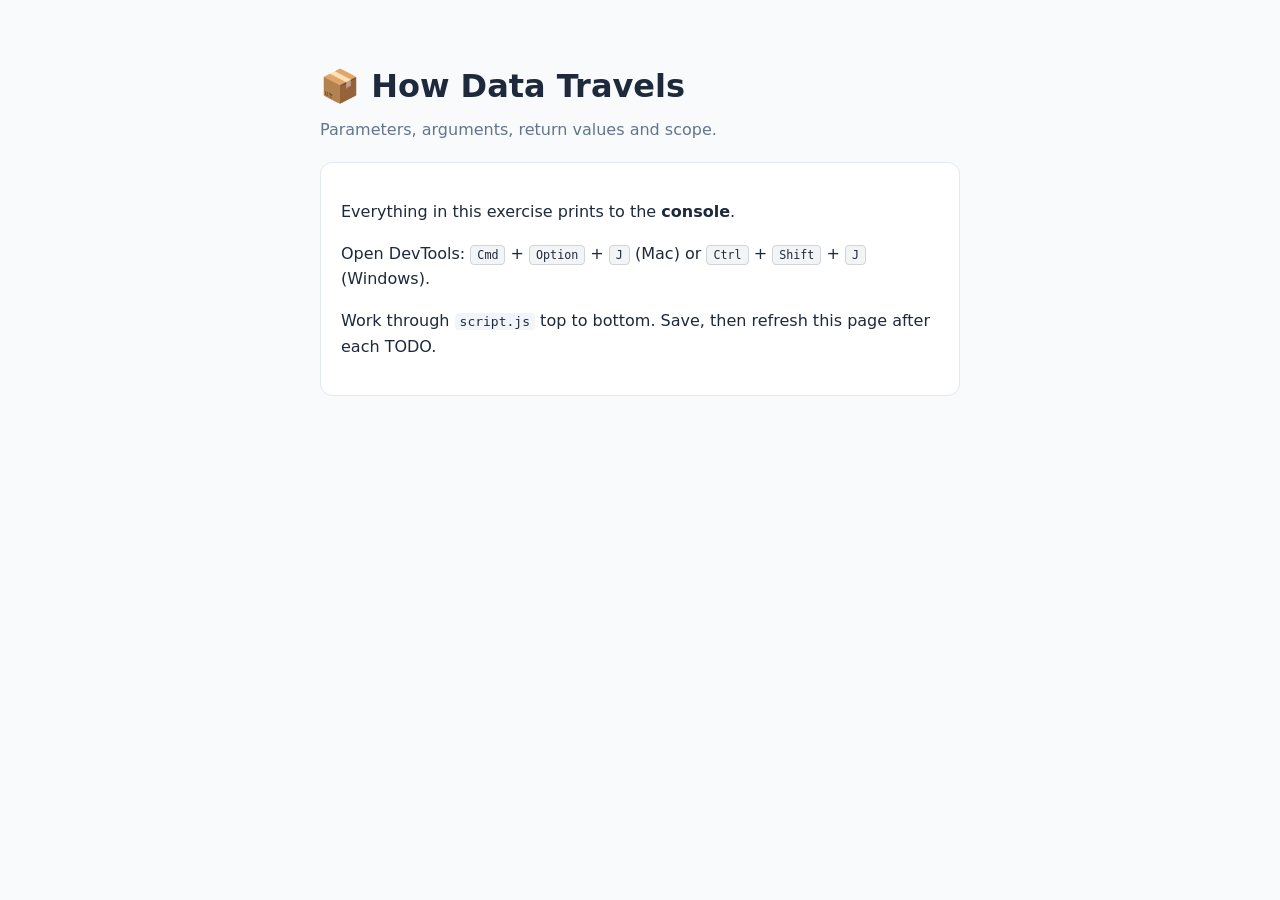
<file: 01-data-flow/index.html>
<!DOCTYPE html>
<html lang="en">
<head>
  <meta charset="UTF-8" />
  <meta name="viewport" content="width=device-width, initial-scale=1.0" />
  <title>01 · How Data Travels</title>
  <link rel="stylesheet" href="../assets/base.css" />
</head>
<body>
  <main>
    <h1>📦 How Data Travels</h1>
    <p class="subtitle">Parameters, arguments, return values and scope.</p>

    <div class="card">
      <p>Everything in this exercise prints to the <strong>console</strong>.</p>
      <p>
        Open DevTools: <kbd>Cmd</kbd> + <kbd>Option</kbd> + <kbd>J</kbd> (Mac) or
        <kbd>Ctrl</kbd> + <kbd>Shift</kbd> + <kbd>J</kbd> (Windows).
      </p>
      <p>Work through <code>script.js</code> top to bottom. Save, then refresh this page after each TODO.</p>
    </div>
  </main>

  <script src="script.js"></script>
</body>
</html>
</file>
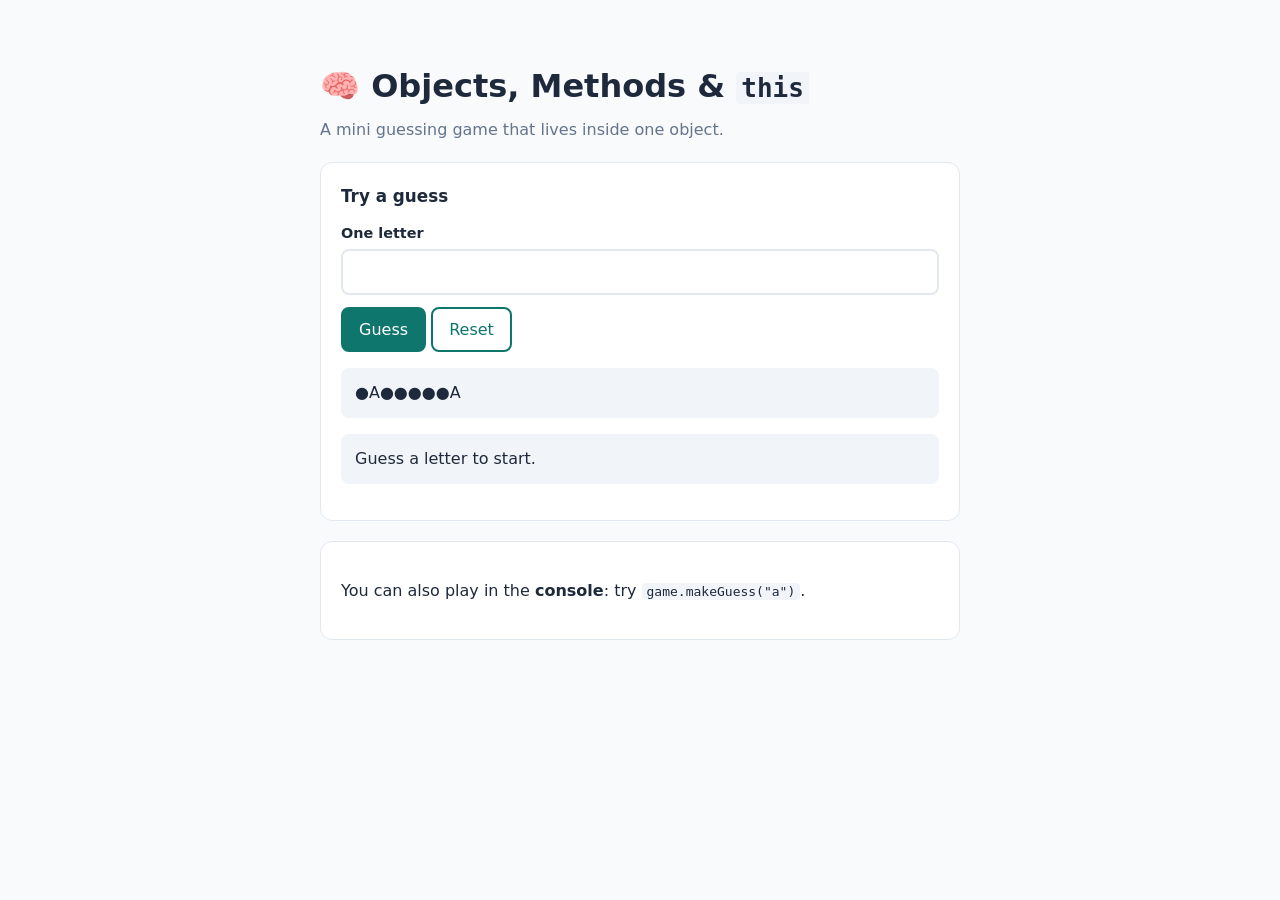
<file: 02-objects-and-this/index.html>
<!DOCTYPE html>
<html lang="en">
<head>
  <meta charset="UTF-8" />
  <meta name="viewport" content="width=device-width, initial-scale=1.0" />
  <title>02 · Objects, Methods & this</title>
  <link rel="stylesheet" href="../assets/base.css" />
</head>
<body>
  <main>
    <h1>🧠 Objects, Methods &amp; <code>this</code></h1>
    <p class="subtitle">A mini guessing game that lives inside one object.</p>

    <div class="card">
      <h2>Try a guess</h2>
      <div class="row">
        <div>
          <label for="letter">One letter</label>
          <input id="letter" type="text" maxlength="1" autocomplete="off" />
        </div>
      </div>
      <button id="guess-btn" class="btn">Guess</button>
      <button id="reset-btn" class="btn btn-outline">Reset</button>
      <p id="progress" class="output">Open script.js to get started.</p>
      <p id="status" class="output"></p>
    </div>

    <div class="card">
      <p>You can also play in the <strong>console</strong>: try <code>game.makeGuess("a")</code>.</p>
    </div>
  </main>

  <script src="script.js"></script>
</body>
</html>
</file>
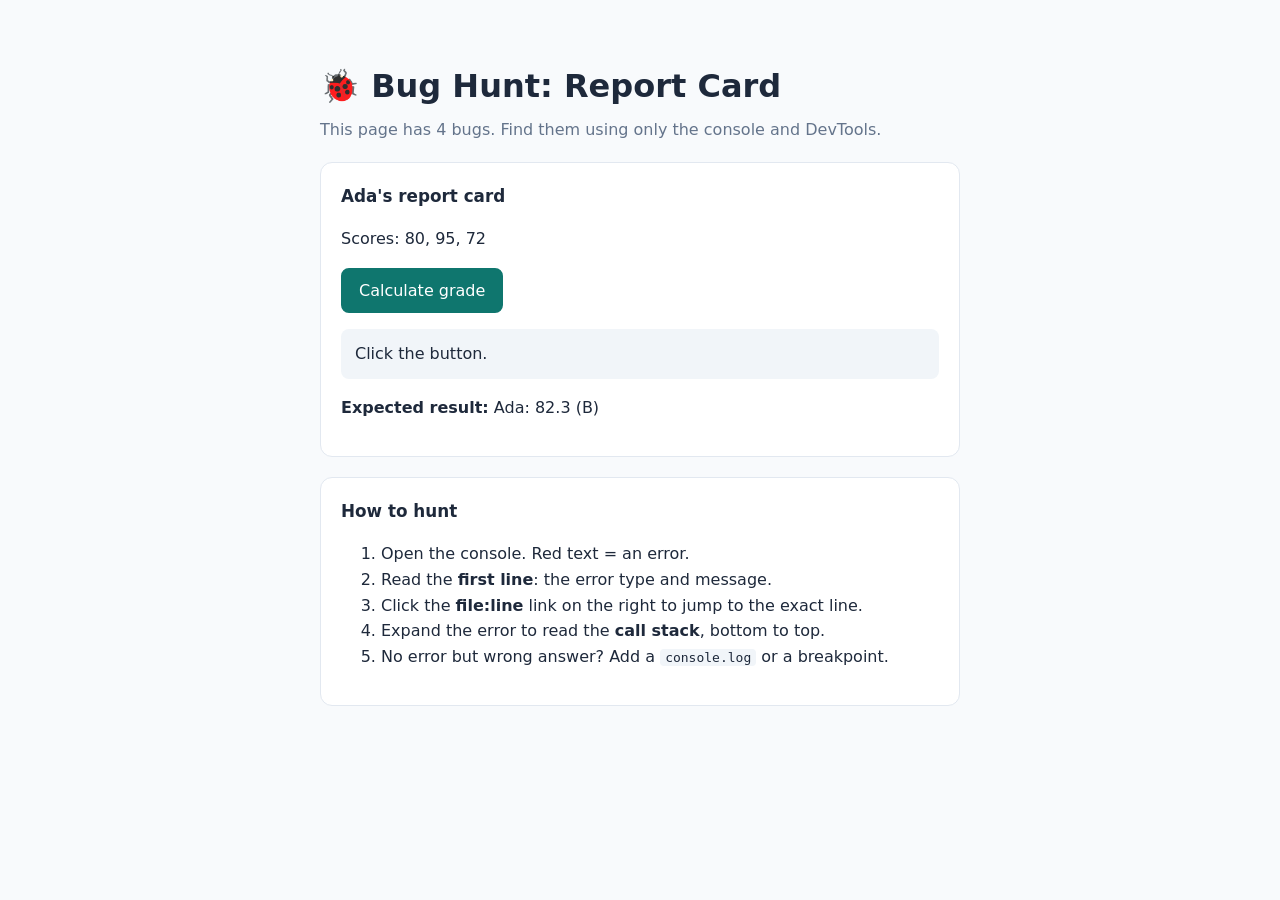
<file: 03-bug-hunt/index.html>
<!DOCTYPE html>
<html lang="en">
<head>
  <meta charset="UTF-8" />
  <meta name="viewport" content="width=device-width, initial-scale=1.0" />
  <title>03 · Bug Hunt</title>
  <link rel="stylesheet" href="../assets/base.css" />
</head>
<body>
  <main>
    <h1>🐞 Bug Hunt: Report Card</h1>
    <p class="subtitle">This page has 4 bugs. Find them using only the console and DevTools.</p>

    <div class="card">
      <h2>Ada's report card</h2>
      <p>Scores: 80, 95, 72</p>
      <button id="calculate-btn" class="btn">Calculate grade</button>
      <p id="report" class="output">Click the button.</p>
      <p><strong>Expected result:</strong> Ada: 82.3 (B)</p>
    </div>

    <div class="card">
      <h2>How to hunt</h2>
      <ol>
        <li>Open the console. Red text = an error.</li>
        <li>Read the <strong>first line</strong>: the error type and message.</li>
        <li>Click the <strong>file:line</strong> link on the right to jump to the exact line.</li>
        <li>Expand the error to read the <strong>call stack</strong>, bottom to top.</li>
        <li>No error but wrong answer? Add a <code>console.log</code> or a breakpoint.</li>
      </ol>
    </div>
  </main>

  <script src="script.js"></script>
</body>
</html>
</file>
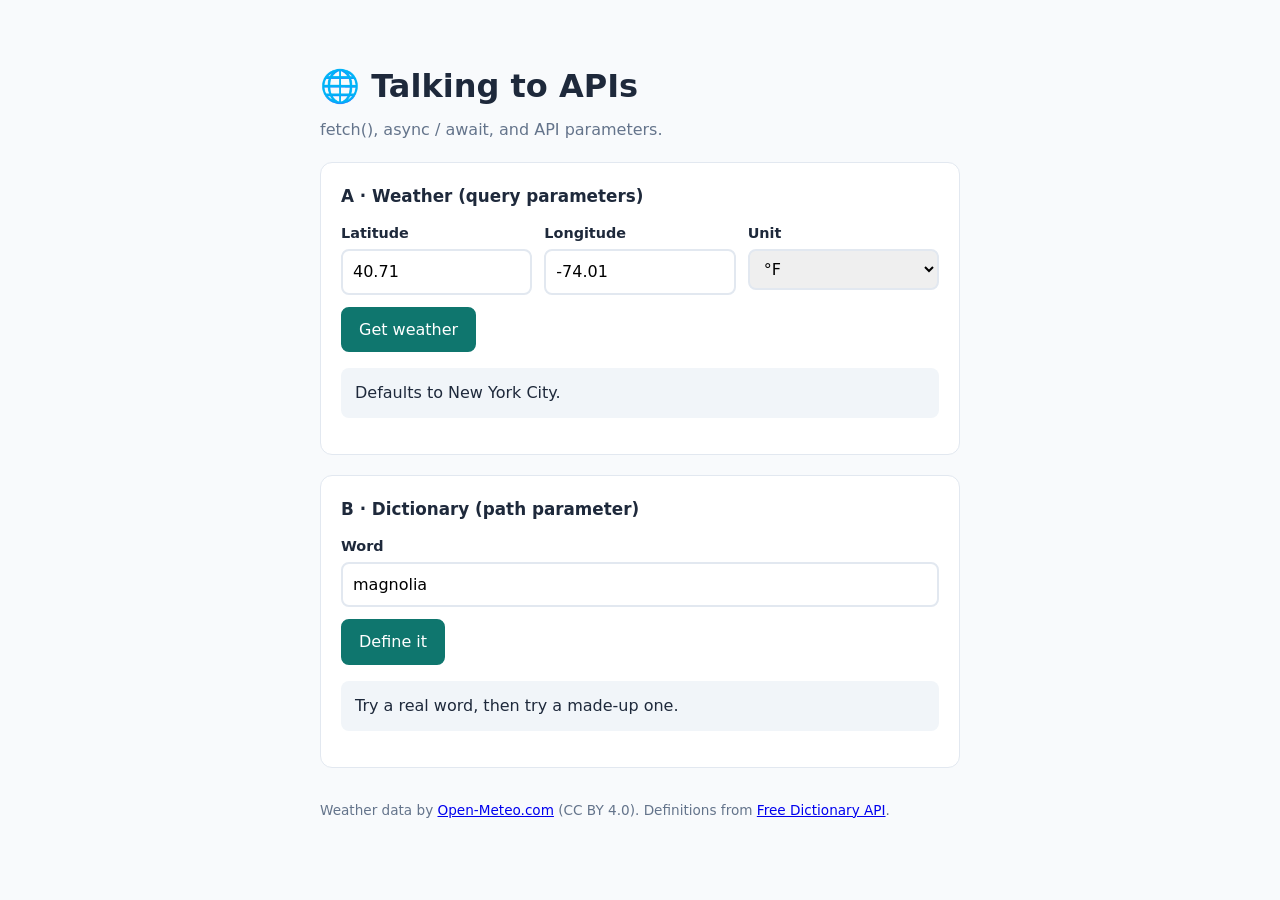
<file: 04-fetch-apis/index.html>
<!DOCTYPE html>
<html lang="en">
<head>
  <meta charset="UTF-8" />
  <meta name="viewport" content="width=device-width, initial-scale=1.0" />
  <title>04 · Fetch & APIs</title>
  <link rel="stylesheet" href="../assets/base.css" />
</head>
<body>
  <main>
    <h1>🌐 Talking to APIs</h1>
    <p class="subtitle">fetch(), async / await, and API parameters.</p>

    <!-- Part A: query parameters -->
    <section class="card">
      <h2>A · Weather (query parameters)</h2>
      <div class="row">
        <div>
          <label for="lat">Latitude</label>
          <input id="lat" type="text" value="40.71" />
        </div>
        <div>
          <label for="lon">Longitude</label>
          <input id="lon" type="text" value="-74.01" />
        </div>
        <div>
          <label for="unit">Unit</label>
          <select id="unit">
            <option value="fahrenheit">°F</option>
            <option value="celsius">°C</option>
          </select>
        </div>
      </div>
      <button id="weather-btn" class="btn">Get weather</button>
      <p id="weather-output" class="output">Defaults to New York City.</p>
    </section>

    <!-- Part B: path parameters -->
    <section class="card">
      <h2>B · Dictionary (path parameter)</h2>
      <div class="row">
        <div>
          <label for="word">Word</label>
          <input id="word" type="text" value="magnolia" autocomplete="off" />
        </div>
      </div>
      <button id="define-btn" class="btn">Define it</button>
      <p id="define-output" class="output">Try a real word, then try a made-up one.</p>
    </section>

    <footer>
      Weather data by <a href="https://open-meteo.com/">Open-Meteo.com</a> (CC BY 4.0).
      Definitions from <a href="https://dictionaryapi.dev/">Free Dictionary API</a>.
    </footer>
  </main>

  <script src="script.js"></script>
</body>
</html>
</file>
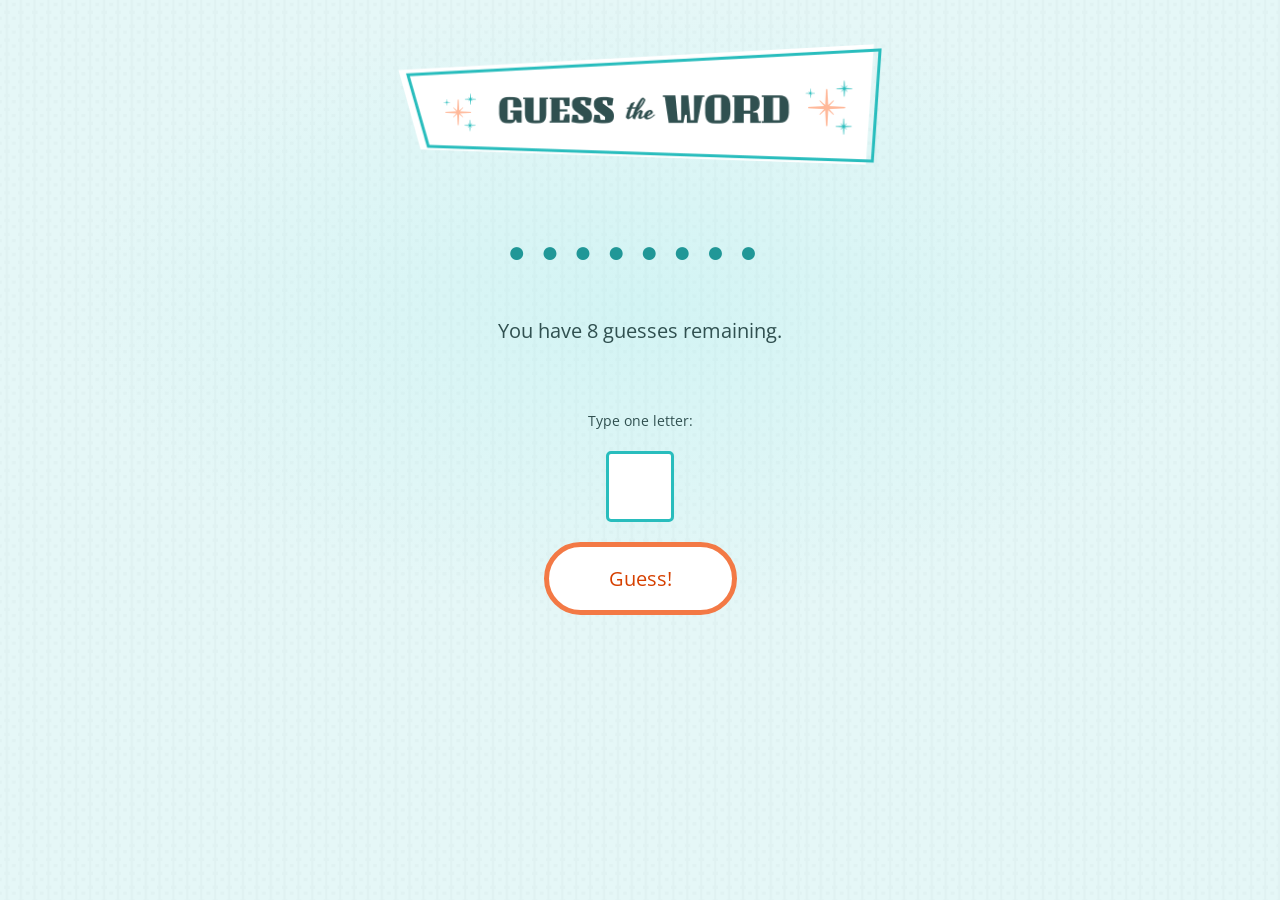
<file: 05-guess-the-word/index.html>
<!DOCTYPE html>
<html lang="en">

  <head>
    <meta charset="UTF-8" />
    <meta name="viewport" content="width=device-width, initial-scale=1.0" />
    <title>Guess the Word</title>
    <link rel="preconnect" href="https://fonts.gstatic.com" />
    <link href="https://fonts.googleapis.com/css2?family=Open+Sans:wght@700&family=Unlock&display=swap"
      rel="stylesheet" />
    <link rel="stylesheet" href="css/normalize.css" />
    <link rel="stylesheet" href="css/styles.css" />
    <script src="js/script.js" defer></script>
  </head>

  <body>
    <div class="container">
      <h1>
        <img class="logo" src="img/logo.png" alt="Guess The Word" />
      </h1>
      <p class="message"></p>
      <p class="word-in-progress"></p>
      <p class="remaining">You have <span>8 guesses</span> remaining.</p>
      <ul class="guessed-letters"></ul>
      <form class="guess-form">
        <label for="letter">Type one letter:</label>
        <input type="text" id="letter" name="letter" class="letter" />
        <div class="form-element button-element">
          <button class="guess">Guess!</button>
        </div>
      </form>
      <button class="play-again hide">Play Again!</button>
    </div>
  </body>

</html>
</file>
<file: assets/base.css>
* {
  box-sizing: border-box;
}

body {
  font-family: system-ui, -apple-system, sans-serif;
  background: #f8fafc;
  color: #1e293b;
  margin: 0;
  padding: 40px 20px;
  line-height: 1.6;
}

main {
  max-width: 640px;
  margin: 0 auto;
}

h1 {
  margin-bottom: 4px;
}

.subtitle {
  color: #64748b;
  margin-top: 0;
}

.card {
  background: #ffffff;
  border: 1px solid #e2e8f0;
  border-radius: 12px;
  padding: 20px;
  margin-top: 20px;
}

.card h2 {
  font-size: 1.05rem;
  margin: 0 0 12px;
}

label {
  display: block;
  font-size: 0.9rem;
  font-weight: 600;
  margin-bottom: 4px;
}

input,
select {
  font: inherit;
  padding: 8px 10px;
  border: 2px solid #e2e8f0;
  border-radius: 8px;
  width: 100%;
}

input:focus,
select:focus {
  outline: none;
  border-color: #0f766e;
}

.row {
  display: flex;
  gap: 12px;
  margin-bottom: 12px;
}

.row > div {
  flex: 1;
}

.btn {
  font: inherit;
  background: #0f766e;
  color: white;
  border: 2px solid #0f766e;
  border-radius: 8px;
  padding: 8px 16px;
  cursor: pointer;
}

.btn:hover {
  background: #115e59;
}

.btn-outline {
  background: transparent;
  color: #0f766e;
}

.btn-outline:hover {
  background: #ccfbf1;
}

.output {
  margin-top: 16px;
  padding: 12px 14px;
  border-radius: 8px;
  background: #f1f5f9;
  min-height: 48px;
  white-space: pre-line;
}

.output.error {
  background: #fef2f2;
  color: #b91c1c;
}

kbd {
  background: #f3f4f6;
  border: 1px solid #d1d5db;
  border-radius: 4px;
  padding: 2px 6px;
  font-size: 0.9em;
}

code {
  background: #f1f5f9;
  padding: 1px 5px;
  border-radius: 4px;
}

footer {
  margin-top: 32px;
  font-size: 0.85rem;
  color: #64748b;
}
</file>
<file: 05-guess-the-word/css/styles.css>
* {
  box-sizing: border-box;
}

body {
  display: flex;
  align-items: center;
  justify-content: center;
  margin: 0;
  font-family: "Open Sans", sans-serif;
  font-style: normal;
  font-size: 20px;
  line-height: 150%;
  background-color: #dff6f6;
  background-image: url("../img/bg.png");
  background-size: 800px;
  background-repeat: repeat;
  color: #305050;
}

.logo {
  width: 70%;
  max-width: 484px;
}

h1 {
  width: 100%;
  padding-top: 1em;
  margin: 0;
  font-family: "Unlock", sans-serif;
  font-style: normal;
  font-weight: normal;
  font-size: 44px;
  text-align: center;
}

.container {
  background: radial-gradient(50% 50% at 50% 50%,
      rgba(167, 237, 237, 0.3) 0%,
      rgba(156, 226, 226, 0) 100%);
  display: flex;
  justify-content: center;
  flex-direction: column;
  align-items: center;
  width: 90%;
}

.hide {
  display: none;
}

.highlight {
  padding: 0.25em;
  background: #ffe2d6;
  font-size: 1em;
}

.underline {
  border-bottom: 2px solid #fff;
  padding-bottom: 3px;
}

.word-in-progress {
  letter-spacing: 15px;
  color: #209797;
  font-size: 30px;
}

.guessed-letters {
  padding: 0;
  list-style: none;
}

.guessed-letters li {
  display: inline-block;
  padding: 0 0.5em;
}

.message {
  text-align: center;
}

.guess-form {
  display: flex;
  flex-direction: column;
  align-items: center;
}

.guess-form label {
  width: 100%;
  font-weight: normal;
  font-size: 14px;
  text-align: center;
}

input {
  width: 2.25em;
  text-align: center;
  font-size: 1.5em;
  margin-top: 0.5em;
  padding: 0.5em;
  border: 3px solid #28bdbd;
  border-radius: 5px;
}

input:active,
input:focus {
  outline: 0;
  border: 4px solid #28bdbd;
}

.guess,
.play-again {
  padding: 1em 3em;
  border-radius: 50px;
  margin-top: 1em;
  color: #D64000;
  background: white;
  border: 5px solid #f37945;
  font-size: 1em;
  align-self: center;
  outline: none;
  cursor: pointer;
}

.guess:active,
.play-again:active,
.guess:focus,
.play-again:focus,
.guess:hover,
.play-again:hover {
  outline: 0;
  transform: scale(0.98);
  color: #D64000;
  text-decoration: underline;
  text-decoration-color: #f37945;
}

/* animatied background */
.win {
  padding: 0 1em;
  background: linear-gradient(-45deg, #ff9d64, #f5620c);
  background-size: 400% 400%;
  animation: gradient 2s ease infinite;
}

@keyframes gradient {
  0% {
    background-position: 0% 50%;
  }

  50% {
    background-position: 100% 50%;
  }

  100% {
    background-position: 0% 50%;
  }
}
</file>
